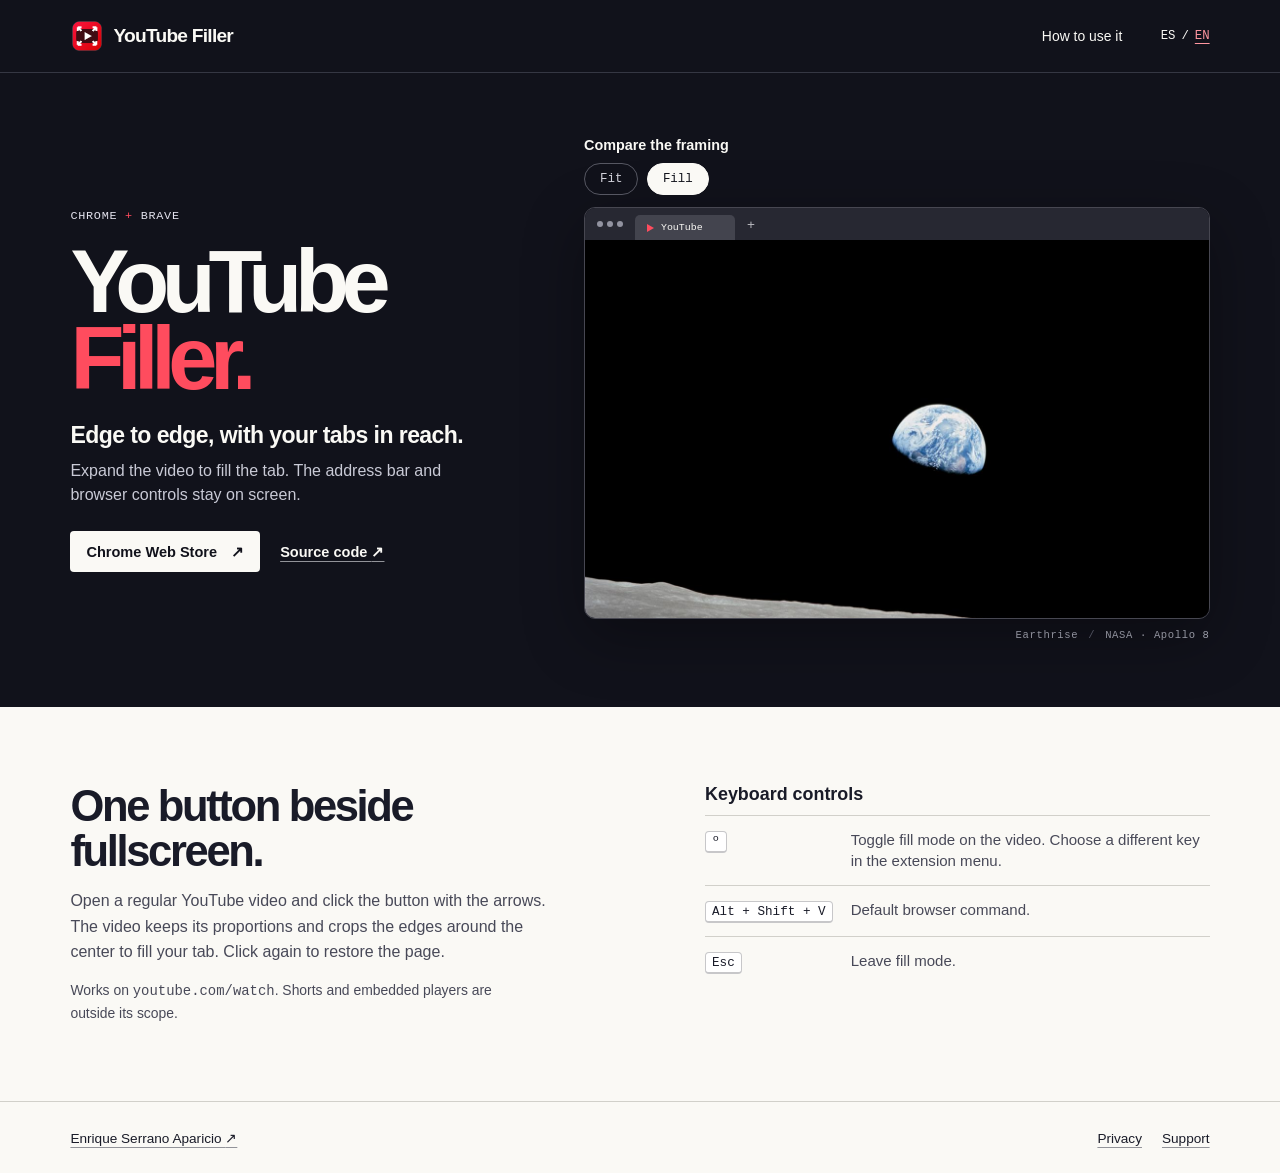
<file: index.html>
<!doctype html>
<html lang="es">
<head>
  <meta charset="utf-8"><meta name="viewport" content="width=device-width,initial-scale=1">
  <meta name="theme-color" content="#11121b">
  <meta name="description" content="Amplía el vídeo de YouTube hasta los bordes de la pestaña en Chrome y Brave. Conserva las pestañas, la barra de direcciones y los controles de reproducción.">
  <title>YouTube Filler · El vídeo a toda pestaña</title>
  <link rel="icon" href="assets/youtube-filler.png"><link rel="stylesheet" href="style.css?v=shortcuts2"><script defer src="language.js"></script>
</head>
<body>
<a class="skip" href="#main">Saltar al contenido</a>
<header><div class="wrap nav"><a class="brand" href="#main"><img src="assets/youtube-filler.png" alt="" width="38" height="38">YouTube Filler</a>
<nav aria-label="Navegación principal"><a href="#uso">Cómo se usa</a><span class="langs"><a data-lang="es" lang="es" href="index.html" aria-current="page">ES</a><span aria-hidden="true">/</span><a data-lang="en" lang="en" href="en/index.html">EN</a></span></nav></div></header>
<main id="main">
<section class="hero"><div class="wrap hero-grid">
<div class="intro"><p class="category">Chrome <span>+</span> Brave</p>
<h1>YouTube<br><em>Filler.</em></h1>
<p class="lead">De borde a borde, con las pestañas a mano.</p>
<p class="blurb">Amplía el vídeo hasta llenar la pestaña. La barra de direcciones y los controles del navegador siguen visibles.</p>
<div class="actions"><a class="cta" href="https://chromewebstore.google.com/detail/youtube-filler/lhhjligmkbkekplofhpmmeiekdcpdkan">Chrome Web Store <span aria-hidden="true">↗</span></a><a class="source" href="https://github.com/EnriqueITE/YouTubeFiller">Código fuente <span aria-hidden="true">↗</span></a></div>
</div>
<figure class="demo"><fieldset><legend>Compara el encuadre</legend>
<input type="radio" id="fit" name="frame"><label for="fit">Ajustar</label>
<input type="radio" id="fill" name="frame" checked><label for="fill">Rellenar</label>
<div class="window"><div class="tabbar" aria-hidden="true"><span class="lamps"><i></i><i></i><i></i></span><span class="tab-title"><span class="play"></span> YouTube</span><span class="tab-add">+</span></div>
<div class="screen"><img src="assets/earthrise.jpg" alt="La Tierra sobre el horizonte lunar, fotografiada durante la misión Apolo 8." width="1280" height="1280"></div></div>
</fieldset><figcaption>Earthrise <span> / </span> NASA · Apollo 8</figcaption></figure>
</div></section>
<section class="guide" id="uso"><div class="wrap guide-grid">
<div><h2>Un botón junto a pantalla completa.</h2><p>Abre un vídeo normal de YouTube y pulsa el botón con las flechas. El vídeo mantiene sus proporciones y recorta los bordes desde el centro para llenar la pestaña. Pulsa otra vez para recuperar la página.</p>
<p class="note">Funciona en las páginas <code>youtube.com/watch</code>. Shorts y los reproductores insertados quedan fuera de su alcance.</p></div>
<div class="shortcuts"><h3>Desde el teclado</h3><dl>
<div><dt><kbd>º</kbd></dt><dd>Alternar el modo en el vídeo. Puedes cambiar la tecla en el menú de la extensión.</dd></div>
<div><dt><kbd>Alt&nbsp;+&nbsp;Shift&nbsp;+&nbsp;V</kbd></dt><dd>Comando predeterminado del navegador.</dd></div>
<div><dt><kbd>Esc</kbd></dt><dd>Salir del modo de relleno.</dd></div></dl></div>
</div></section></main>
<footer><div class="wrap foot"><a href="https://enriqueite.github.io/">Enrique Serrano Aparicio <span aria-hidden="true">↗</span></a><div><a href="https://github.com/EnriqueITE/YouTubeFiller/blob/main/PRIVACY.md">Privacidad</a><a href="https://github.com/EnriqueITE/YouTubeFiller/issues">Soporte</a></div></div></footer></body></html>
</file>
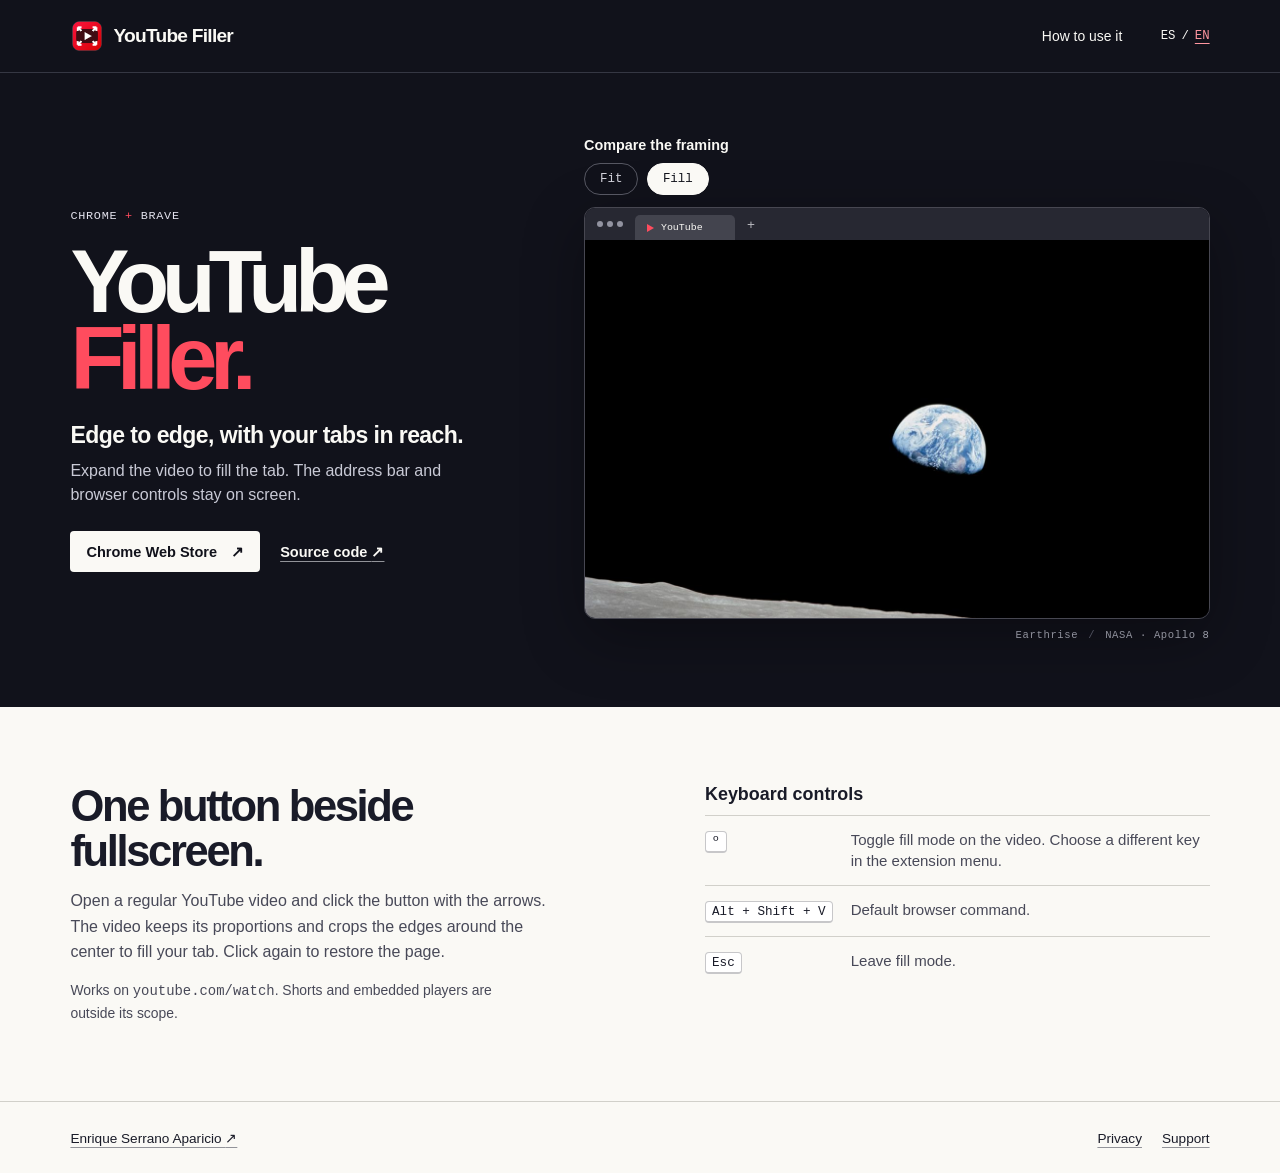
<file: en/index.html>
<!doctype html>
<html lang="en">
<head>
  <meta charset="utf-8"><meta name="viewport" content="width=device-width,initial-scale=1">
  <meta name="theme-color" content="#11121b">
  <meta name="description" content="Fill your YouTube tab with a centered video crop in Chrome and Brave. Keep browser tabs, the address bar and playback controls within reach.">
  <title>YouTube Filler · Video from edge to edge</title>
  <link rel="icon" href="../assets/youtube-filler.png"><link rel="stylesheet" href="../style.css?v=shortcuts2"><script defer src="../language.js"></script>
</head>
<body>
<a class="skip" href="#main">Skip to content</a>
<header><div class="wrap nav"><a class="brand" href="#main"><img src="../assets/youtube-filler.png" alt="" width="38" height="38">YouTube Filler</a>
<nav aria-label="Main navigation"><a href="#uso">How to use it</a><span class="langs"><a data-lang="es" lang="es" href="../index.html">ES</a><span aria-hidden="true">/</span><a data-lang="en" lang="en" href="../en/index.html" aria-current="page">EN</a></span></nav></div></header>
<main id="main">
<section class="hero"><div class="wrap hero-grid">
<div class="intro"><p class="category">Chrome <span>+</span> Brave</p>
<h1>YouTube<br><em>Filler.</em></h1>
<p class="lead">Edge to edge, with your tabs in reach.</p>
<p class="blurb">Expand the video to fill the tab. The address bar and browser controls stay on screen.</p>
<div class="actions"><a class="cta" href="https://chromewebstore.google.com/detail/youtube-filler/lhhjligmkbkekplofhpmmeiekdcpdkan">Chrome Web Store <span aria-hidden="true">↗</span></a><a class="source" href="https://github.com/EnriqueITE/YouTubeFiller">Source code <span aria-hidden="true">↗</span></a></div>
</div>
<figure class="demo"><fieldset><legend>Compare the framing</legend>
<input type="radio" id="fit" name="frame"><label for="fit">Fit</label>
<input type="radio" id="fill" name="frame" checked><label for="fill">Fill</label>
<div class="window"><div class="tabbar" aria-hidden="true"><span class="lamps"><i></i><i></i><i></i></span><span class="tab-title"><span class="play"></span> YouTube</span><span class="tab-add">+</span></div>
<div class="screen"><img src="../assets/earthrise.jpg" alt="Earth above the lunar horizon, photographed during Apollo 8." width="1280" height="1280"></div></div>
</fieldset><figcaption>Earthrise <span> / </span> NASA · Apollo 8</figcaption></figure>
</div></section>
<section class="guide" id="uso"><div class="wrap guide-grid">
<div><h2>One button beside fullscreen.</h2><p>Open a regular YouTube video and click the button with the arrows. The video keeps its proportions and crops the edges around the center to fill your tab. Click again to restore the page.</p>
<p class="note">Works on <code>youtube.com/watch</code>. Shorts and embedded players are outside its scope.</p></div>
<div class="shortcuts"><h3>Keyboard controls</h3><dl>
<div><dt><kbd>º</kbd></dt><dd>Toggle fill mode on the video. Choose a different key in the extension menu.</dd></div>
<div><dt><kbd>Alt&nbsp;+&nbsp;Shift&nbsp;+&nbsp;V</kbd></dt><dd>Default browser command.</dd></div>
<div><dt><kbd>Esc</kbd></dt><dd>Leave fill mode.</dd></div></dl></div>
</div></section></main>
<footer><div class="wrap foot"><a href="https://enriqueite.github.io/">Enrique Serrano Aparicio <span aria-hidden="true">↗</span></a><div><a href="https://github.com/EnriqueITE/YouTubeFiller/blob/main/PRIVACY.md">Privacy</a><a href="https://github.com/EnriqueITE/YouTubeFiller/issues">Support</a></div></div></footer></body></html>
</file>
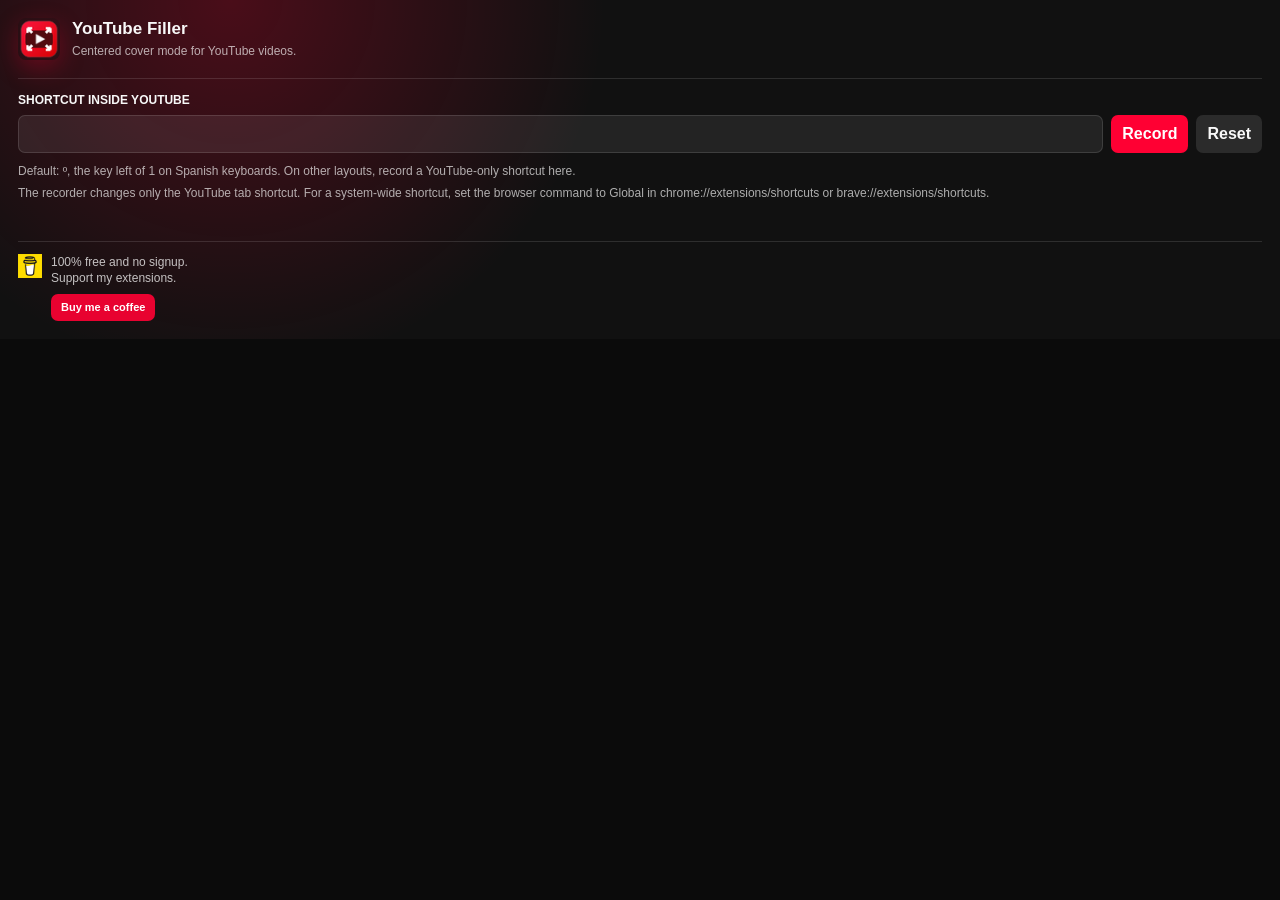
<file: options.html>
<!--
  YouTube Filler
  Copyright (C) 2026 Enrique Serrano Aparicio

  This program comes with ABSOLUTELY NO WARRANTY.
  This is free software, and you are welcome to redistribute it
  under certain conditions; see LICENSE for details.

  SPDX-License-Identifier: GPL-3.0-only
-->
<!doctype html>
<html lang="en">
<head>
  <meta charset="utf-8">
  <meta name="viewport" content="width=device-width, initial-scale=1">
  <title>YouTube Filler</title>
  <link rel="stylesheet" href="options.css">
</head>
<body>
  <main class="panel">
    <header class="header">
      <div class="brand-mark" aria-hidden="true">
        <img src="icons/icon48.png" alt="">
      </div>
      <div>
        <h1 data-i18n="optionsTitle">YouTube Filler</h1>
        <p class="tagline" data-i18n="optionsTagline">Centered cover mode for YouTube videos.</p>
      </div>
    </header>

    <section class="setting">
      <label for="shortcut-display" data-i18n="shortcutLabel">Shortcut inside YouTube</label>
      <div class="shortcut-row">
        <input id="shortcut-display" type="text" readonly aria-describedby="shortcut-help shortcut-global-help">
        <button id="record-shortcut" type="button" data-i18n="recordButton">Record</button>
        <button id="clear-shortcut" type="button" class="secondary" data-i18n="clearButton">Reset</button>
      </div>
      <p id="shortcut-help" data-i18n="shortcutHelp">Default: º, the key left of 1 on Spanish keyboards. On other layouts, record a YouTube-only shortcut here.</p>
      <p id="shortcut-global-help" class="help-secondary" data-i18n="shortcutGlobalHelp">The recorder changes only the YouTube tab shortcut. For a system-wide shortcut, set the browser command to Global in chrome://extensions/shortcuts or brave://extensions/shortcuts.</p>
      <p id="status" role="status" aria-live="polite"></p>
    </section>

    <footer class="support">
      <div class="support-copy">
        <img class="support-logo" src="assets/bmc-logo.png" alt="" aria-hidden="true">
        <div class="support-content">
          <p class="support-message"><span data-i18n="supportFreeMessage">100% free and no signup.</span><br><span data-i18n="supportHelpMessage">Support my extensions.</span></p>
          <a class="support-button" href="https://buymeacoffee.com/enriqueite?utm_source=youtube_filler&utm_medium=extension&utm_campaign=options_support" target="_blank" rel="noopener noreferrer" data-i18n="supportCoffeeButton">Buy me a coffee</a>
        </div>
      </div>
    </footer>
  </main>

  <script src="options.js"></script>
</body>
</html>
</file>
<file: style.css>
:root {
  color-scheme: light;
  --night: #11121b;
  --paper: #faf9f5;
  --ink: #191b28;
  --red: #ff4c5e;
  --line: #d1d0ca;
  --mono: "IBM Plex Mono", Consolas, monospace;
  font-family: "Barlow", "Segoe UI", Arial, sans-serif;
  color: var(--ink);
  background: var(--paper);
}
* { box-sizing: border-box; }
body, p, h1, h2, h3, figure, dl, dd, fieldset { margin: 0; }
img { display: block; max-width: 100%; }
a { color: inherit; text-decoration: none; }
a:focus-visible, input:focus-visible + label { outline: 3px solid #5b9bff; outline-offset: 4px; }
.wrap { width: min(1340px, 89%); margin-inline: auto; }
.skip { position: absolute; top: -60px; z-index: 3; padding: 10px; background: white; }
.skip:focus { top: 0; }
header, .hero { background: var(--night); color: var(--paper); }
header { border-bottom: 1px solid #353743; }
.nav, .brand, nav, .langs, .actions, .foot, .foot > div { display: flex; align-items: center; }
.nav, .foot { min-height: 72px; justify-content: space-between; gap: 16px; }
.brand { gap: 9px; font-size: 1.2rem; line-height: 1; font-weight: 700; letter-spacing: -.04em; }
.brand img { width: 34px; height: 34px; }
nav { gap: clamp(12px, 3vw, 40px); font-size: .87rem; }
.langs { gap: 6px; font: .77rem var(--mono); }
.langs [aria-current] { color: #ff96a0; text-decoration: underline; text-underline-offset: 4px; }
.hero-grid { display: grid; align-items: center; grid-template-columns: .85fr 1.15fr; gap: clamp(20px, 4vw, 78px); padding-block: clamp(42px, 5vw, 78px); }
.intro { min-width: 0; }
.category, figcaption { font: .74rem/1.4 var(--mono); letter-spacing: .06em; }
.category { color: #e2e1ec; text-transform: uppercase; }
.category span, h1 em { color: var(--red); }
h1 { font-size: clamp(4.1rem, 6.9vw, 7rem); line-height: .87; letter-spacing: -.084em; margin: 19px 0 25px; }
h1 em { font-style: normal; }
.lead { max-width: 20em; font-size: clamp(1.16rem, 1.8vw, 1.65rem); font-weight: 630; line-height: 1.18; letter-spacing: -.025em; }
.blurb { max-width: 43ch; color: #c9cad6; font-size: 1rem; line-height: 1.5; margin-top: 9px; }
.actions { gap: 20px; flex-wrap: wrap; margin-top: 24px; }
.cta, .source { font-weight: 650; font-size: .91rem; }
.cta { padding: 12px 16px; background: var(--paper); color: var(--night); border-radius: 4px; }
.cta span { margin-left: 10px; }
.cta:hover { background: #ffb2bb; }
.source, .foot a { text-decoration: underline; text-decoration-color: #929399; text-underline-offset: 4px; }
.source:hover, nav a:hover { color: #ff9eaa; }
.demo { min-width: 0; }
.demo fieldset { border: 0; padding: 0; min-width: 0; position: relative; }
.demo legend { font-weight: 650; margin-bottom: 10px; font-size: .9rem; padding: 0; }
.demo input { position: absolute; clip-path: inset(50%); width: 1px; height: 1px; }
.demo label { display: inline-block; color: #d1d1da; padding: 7px 15px; border: 1px solid #565762; border-radius: 99px; margin: 0 4px 12px 0; font: .78rem/1.3 var(--mono); cursor: pointer; }
.demo input:checked + label { background: var(--paper); color: var(--night); border-color: var(--paper); }
.window { border: 1px solid #474751; overflow: hidden; background: #090911; border-radius: 11px; box-shadow: 0 18px 62px #0005; }
.tabbar { background: #272832; height: 32px; display: flex; align-items: center; gap: 12px; padding-inline: 12px; }
.lamps { display: flex; gap: 4px; }
.lamps i { display: block; width: 6px; height: 6px; border-radius: 50%; background: #9293a0; }
.tab-title { display: flex; align-items: center; gap: 7px; font: .62rem var(--mono); align-self: end; height: 25px; min-width: 100px; padding: 2px 12px; border-radius: 5px 5px 0 0; background: #43444e; }
.play { display: block; width: 0; height: 0; border-block: 4px solid transparent; border-left: 7px solid var(--red); }
.tab-add { font-size: .85rem; color: #b9b9bf; }
.screen { position: relative; aspect-ratio: 1.65; background: #252733; }
.screen img { width: 100%; height: 100%; position: absolute; inset: 0; object-fit: contain; object-position: center; }
#fill:checked ~ .window .screen img { object-fit: cover; }
figcaption { color: #aeb0bd; margin-top: 9px; font-size: .66rem; text-align: right; }
figcaption span { color: #636575; padding-inline: 3px; }
.guide { padding-block: clamp(46px, 6vw, 90px); }
.guide-grid { display: grid; grid-template-columns: 1fr .95fr; gap: 9%; }
h2 { max-width: 14em; font-size: clamp(2.05rem, 3.4vw, 3.9rem); font-weight: 685; line-height: 1.04; letter-spacing: -.054em; }
.guide p { max-width: 56ch; margin-top: 14px; font-size: 1rem; color: #484958; line-height: 1.6; }
.guide p.note { font-size: .87rem; }
code, kbd { font-family: var(--mono); }
.shortcuts h3 { font-size: 1.12rem; margin-bottom: 10px; }
.shortcuts { container-type: inline-size; }
.shortcuts dl { display: grid; grid-template-columns: max-content minmax(0, 1fr); column-gap: 18px; }
.shortcuts dl > div { display: grid; grid-column: 1 / -1; grid-template-columns: subgrid; align-items: baseline; border-top: 1px solid var(--line); padding-block: 13px; }
@container (max-width: 22rem) {
  .shortcuts dl { grid-template-columns: 1fr; }
  .shortcuts dl > div { row-gap: 7px; }
}
.shortcuts dt { display: inline-flex; align-items: center; gap: 5px; white-space: nowrap; font: .78rem var(--mono); }
kbd { font-size: .79rem; background: #fff; border: 1px solid #c7c7c9; border-bottom-width: 2px; border-radius: 4px; padding: 2px 6px; }
dd { font-size: .94rem; line-height: 1.42; color: #484958; }
footer { border-top: 1px solid var(--line); }
.foot, .foot > div { flex-wrap: wrap; }
.foot { padding-block: 16px; font-size: .85rem; }
.foot > div { gap: 20px; }
@media (max-width: 820px) {
  .wrap { width: 91%; }
  .hero-grid { gap: 22px; grid-template-columns: .89fr 1.11fr; }
  .guide-grid { gap: 6%; }
}
@media (max-width: 640px) {
  .nav { min-height: 59px; }
  .brand { font-size: 1.06rem; }
  .brand img { width: 29px; height: 29px; }
  nav { gap: 12px; font-size: .78rem; }
  .hero-grid, .guide-grid { grid-template-columns: 1fr; gap: 26px; }
  .hero-grid { padding-block: 31px; }
  h1 { margin-block: 13px 16px; font-size: clamp(3.7rem, 13.8vw, 5.3rem); }
  h1 { font-size: clamp(2.9rem, 11.5vw, 4.7rem); }
  h1 br { display: none; }
  h1 em { margin-left: .12em; }
  .actions { margin-top: 16px; }
  .screen { aspect-ratio: 1.85; }
}
@media (prefers-reduced-motion: no-preference) {
  html { scroll-behavior: smooth; }
  .intro { animation: enter .45s ease-out both; }
  .demo { animation: enter .6s ease-out both; }
  .cta, .demo label { transition: background-color .16s ease, color .16s ease; }
  @keyframes enter { from { opacity: 0; transform: translateY(6px); } to { opacity: 1; transform: none; } }
}
</file>
<file: options.css>
/*
 * YouTube Filler
 * Copyright (C) 2026 Enrique Serrano Aparicio
 *
 * This program comes with ABSOLUTELY NO WARRANTY.
 * This is free software, and you are welcome to redistribute it
 * under certain conditions; see LICENSE for details.
 *
 * SPDX-License-Identifier: GPL-3.0-only
 */
:root {
  color-scheme: light dark;
  --yt-red: #ff0033;
  --yt-red-dark: #cc0029;
  --panel-bg: #111;
  --panel-text: #f8f8f8;
  --muted: rgba(255, 255, 255, 0.66);
  --line: rgba(255, 255, 255, 0.12);
  font-family: Arial, sans-serif;
}

body {
  background: #0b0b0b;
  color: var(--panel-text);
  margin: 0;
  min-width: 380px;
}

.panel {
  background: radial-gradient(circle at 18% 0%, rgba(255, 0, 51, 0.24), transparent 34%), var(--panel-bg);
  box-sizing: border-box;
  padding: 18px;
}

.header {
  align-items: center;
  display: flex;
  gap: 12px;
  margin-bottom: 18px;
}

.brand-mark {
  border-radius: 8px;
  box-shadow: 0 8px 24px rgba(255, 0, 51, 0.28);
  flex: 0 0 auto;
  height: 42px;
  overflow: hidden;
  width: 42px;
}

.brand-mark img {
  display: block;
  height: 42px;
  width: 42px;
}

h1 {
  font-size: 17px;
  line-height: 1.2;
  margin: 0;
}

.tagline {
  color: var(--muted);
  font-size: 12px;
  line-height: 1.35;
  margin: 4px 0 0;
}

.setting {
  border-top: 1px solid var(--line);
  padding-top: 14px;
}

.setting label {
  display: block;
  font-size: 12px;
  font-weight: 700;
  margin-bottom: 8px;
  text-transform: uppercase;
}

.shortcut-row {
  display: grid;
  gap: 8px;
  grid-template-columns: 1fr auto auto;
}

input {
  background: rgba(255, 255, 255, 0.08);
  border: 1px solid var(--line);
  border-radius: 7px;
  box-sizing: border-box;
  color: var(--panel-text);
  font: inherit;
  min-width: 0;
  padding: 9px 10px;
}

button {
  background: var(--yt-red);
  border: 0;
  border-radius: 7px;
  color: #fff;
  cursor: pointer;
  font: inherit;
  font-weight: 700;
  padding: 9px 11px;
  white-space: nowrap;
}

button:hover {
  background: #ff1f4b;
}

button.secondary {
  background: rgba(255, 255, 255, 0.11);
  color: var(--panel-text);
}

button.secondary:hover {
  background: rgba(255, 255, 255, 0.16);
}

button.recording {
  background: var(--yt-red-dark);
}

p {
  color: var(--muted);
  font-size: 12px;
  line-height: 1.42;
  margin: 10px 0 0;
}

.help-secondary {
  margin-top: 5px;
}

#status {
  color: rgba(255, 255, 255, 0.82);
  min-height: 17px;
}

.support {
  border-top: 1px solid var(--line);
  margin-top: 12px;
  padding-top: 12px;
}

.support-copy {
  align-items: flex-start;
  display: flex;
  gap: 9px;
}

.support-logo {
  display: block;
  flex: 0 0 auto;
  height: 24px;
  width: 24px;
}

.support-content {
  align-items: flex-start;
  display: flex;
  flex: 1;
  flex-direction: column;
  gap: 8px;
  min-width: 0;
}

.support-message {
  color: rgba(255, 255, 255, 0.74);
  font-size: 12px;
  line-height: 1.35;
  margin: 0;
  min-width: 0;
}

.support-button {
  background: rgba(255, 0, 51, 0.9);
  border-radius: 7px;
  box-sizing: border-box;
  color: #fff;
  font-size: 11px;
  font-weight: 700;
  line-height: 1;
  padding: 8px 10px;
  text-align: center;
  text-decoration: none;
  white-space: nowrap;
}

.support-button:hover {
  background: #ff1f4b;
}
</file>
